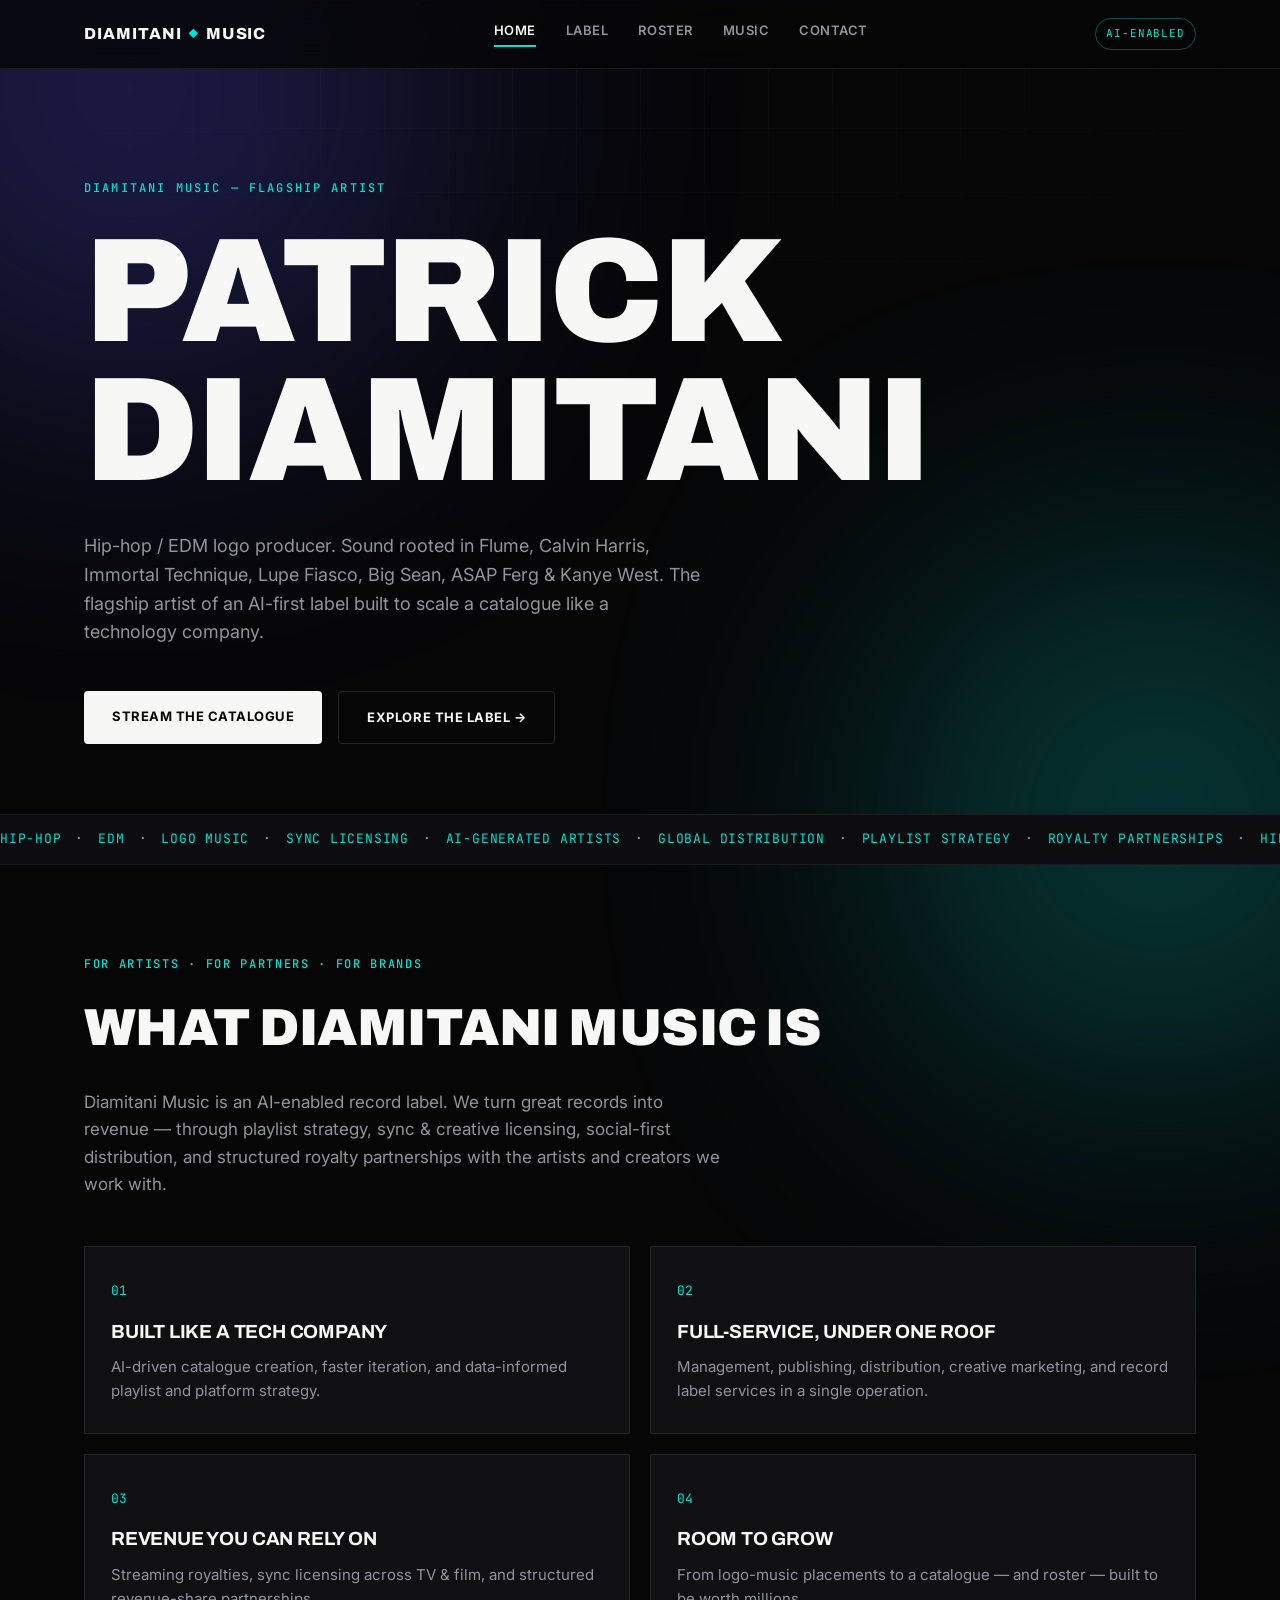
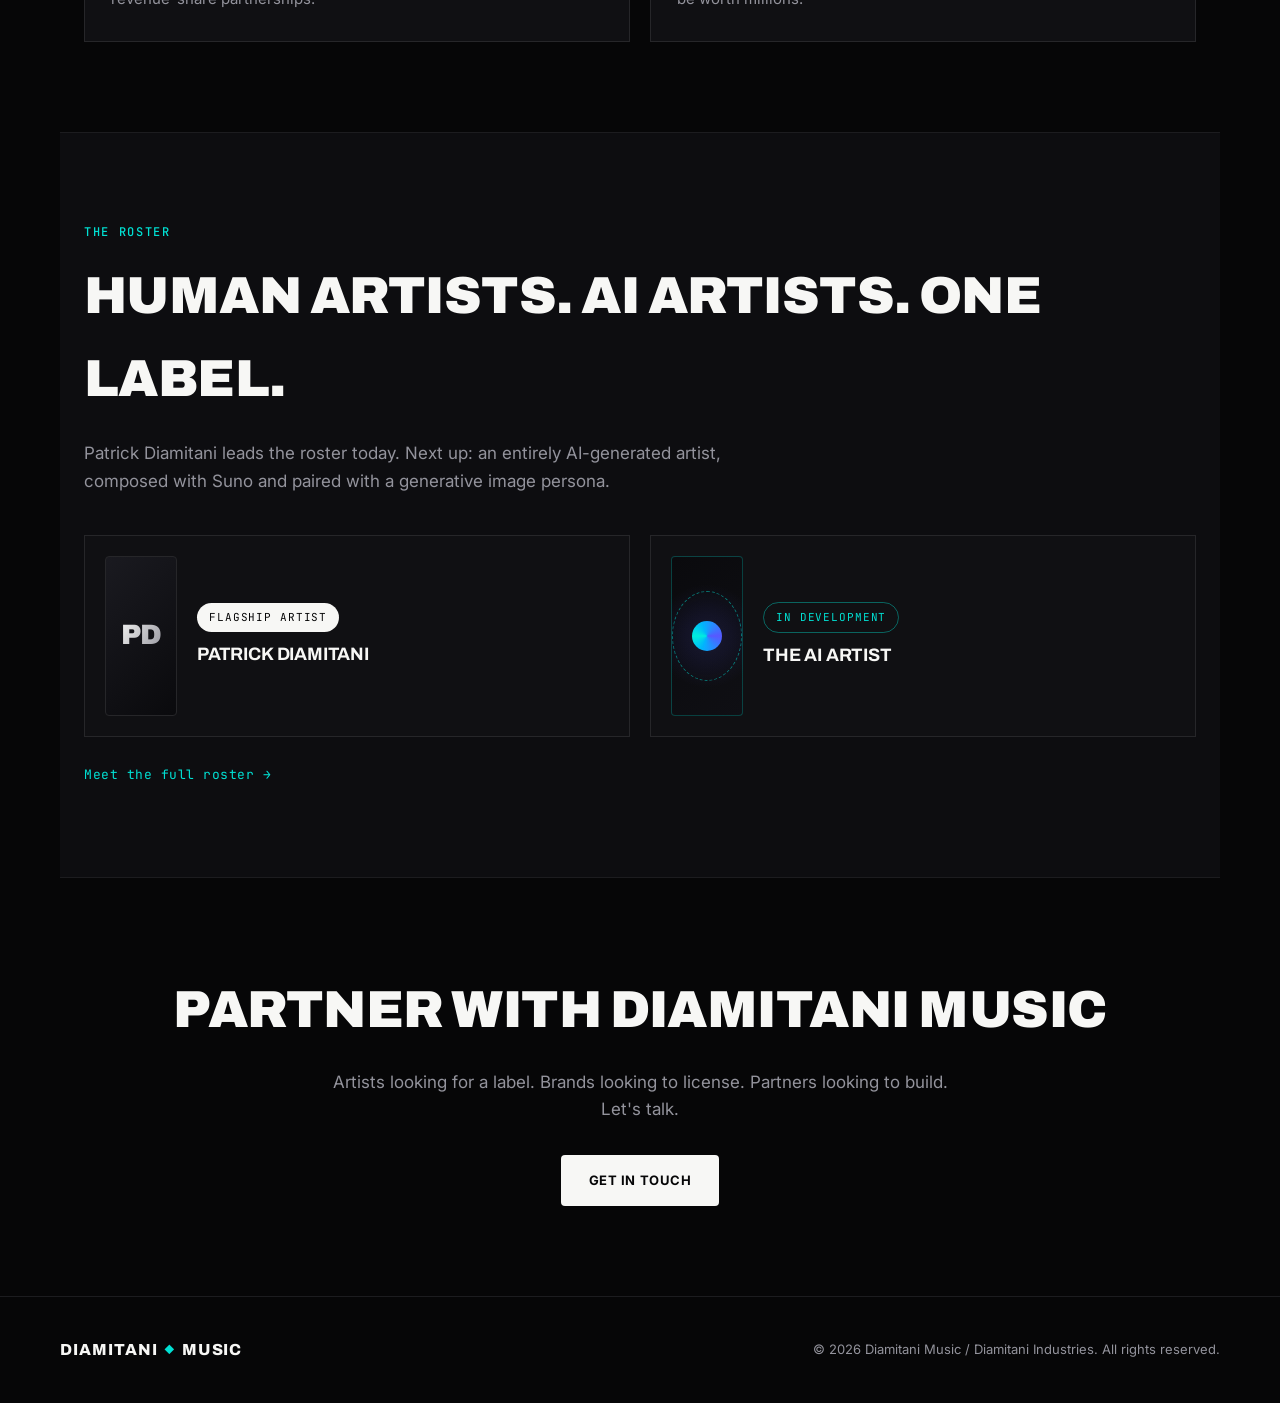
<file: index.html>
<!DOCTYPE html>
<html lang="en">
<head>
  <meta charset="UTF-8" />
  <meta name="viewport" content="width=device-width, initial-scale=1.0" />
  <title>Diamitani Music — AI-Enabled Record Label</title>
  <meta name="description" content="Diamitani Music is an AI-enabled record label — record label, distribution, licensing, management, and creative services for independent and signed musicians, partners, and brands." />
  <link rel="icon" href="data:image/svg+xml,<svg xmlns=%22http://www.w3.org/2000/svg%22 viewBox=%220 0 100 100%22><text y=%22.9em%22 font-size=%2290%22>◆</text></svg>" />
  <link rel="preconnect" href="https://fonts.googleapis.com" />
  <link rel="preconnect" href="https://fonts.gstatic.com" crossorigin />
  <link href="https://fonts.googleapis.com/css2?family=Archivo:wght@500;700;800;900&family=JetBrains+Mono:wght@400;500&family=Inter:wght@400;500;600&display=swap" rel="stylesheet" />
  <link rel="stylesheet" href="css/style.css" />
</head>
<body>
  <div class="grid-overlay" aria-hidden="true"></div>
  <div class="glow glow-1"></div>
  <div class="glow glow-2"></div>

  <header class="nav">
    <div class="nav-inner">
      <a href="index.html" class="brand">DIAMITANI<span class="brand-dot">◆</span>MUSIC</a>
      <nav class="nav-links">
        <a href="index.html" class="active">Home</a>
        <a href="label.html">Label</a>
        <a href="roster.html">Roster</a>
        <a href="music.html">Music</a>
        <a href="contact.html">Contact</a>
      </nav>
      <span class="nav-badge">AI-ENABLED</span>
    </div>
  </header>

  <main id="top">
    <section class="hero">
      <p class="kicker">DIAMITANI MUSIC &mdash; FLAGSHIP ARTIST</p>
      <h1 class="hero-title">PATRICK<br />DIAMITANI</h1>
      <p class="hero-sub">
        Hip-hop / EDM logo producer. Sound rooted in Flume, Calvin Harris,
        Immortal Technique, Lupe Fiasco, Big Sean, ASAP Ferg &amp; Kanye West.
        The flagship artist of an AI-first label built to scale a catalogue
        like a technology company.
      </p>
      <div class="hero-cta">
        <a class="btn btn-primary" href="music.html">Stream the Catalogue</a>
        <a class="btn btn-outline" href="label.html">Explore the Label &rarr;</a>
      </div>
    </section>

    <div class="marquee">
      <div class="marquee-track">
        <span>HIP-HOP</span><span>·</span><span>EDM</span><span>·</span>
        <span>LOGO MUSIC</span><span>·</span><span>SYNC LICENSING</span><span>·</span>
        <span>AI-GENERATED ARTISTS</span><span>·</span><span>GLOBAL DISTRIBUTION</span><span>·</span>
        <span>PLAYLIST STRATEGY</span><span>·</span><span>ROYALTY PARTNERSHIPS</span><span>·</span>
        <span>HIP-HOP</span><span>·</span><span>EDM</span><span>·</span>
        <span>LOGO MUSIC</span><span>·</span><span>SYNC LICENSING</span><span>·</span>
        <span>AI-GENERATED ARTISTS</span><span>·</span><span>GLOBAL DISTRIBUTION</span><span>·</span>
        <span>PLAYLIST STRATEGY</span><span>·</span><span>ROYALTY PARTNERSHIPS</span><span>·</span>
      </div>
    </div>

    <section class="section">
      <div class="section-head">
        <p class="section-tag">For Artists &middot; For Partners &middot; For Brands</p>
        <h2>What Diamitani Music Is</h2>
      </div>
      <p class="section-lead">
        Diamitani Music is an AI-enabled record label. We turn great records
        into revenue &mdash; through playlist strategy, sync &amp; creative
        licensing, social-first distribution, and structured royalty
        partnerships with the artists and creators we work with.
      </p>

      <div class="value-grid">
        <article class="value-card">
          <span class="value-num">01</span>
          <h3>Built Like a Tech Company</h3>
          <p>AI-driven catalogue creation, faster iteration, and data-informed playlist and platform strategy.</p>
        </article>
        <article class="value-card">
          <span class="value-num">02</span>
          <h3>Full-Service, Under One Roof</h3>
          <p>Management, publishing, distribution, creative marketing, and record label services in a single operation.</p>
        </article>
        <article class="value-card">
          <span class="value-num">03</span>
          <h3>Revenue You Can Rely On</h3>
          <p>Streaming royalties, sync licensing across TV &amp; film, and structured revenue-share partnerships.</p>
        </article>
        <article class="value-card">
          <span class="value-num">04</span>
          <h3>Room to Grow</h3>
          <p>From logo-music placements to a catalogue &mdash; and roster &mdash; built to be worth millions.</p>
        </article>
      </div>
    </section>

    <section class="section roster-teaser-section">
      <div class="section-head">
        <p class="section-tag">The Roster</p>
        <h2>Human Artists. AI Artists. One Label.</h2>
      </div>
      <p class="section-lead">
        Patrick Diamitani leads the roster today. Next up: an entirely
        AI-generated artist, composed with Suno and paired with a generative
        image persona.
      </p>

      <div class="teaser-grid">
        <a class="teaser-card" href="roster.html">
          <div class="roster-art roster-art-human roster-art-sm">
            <span class="roster-monogram">PD</span>
          </div>
          <div>
            <span class="tag tag-solid">Flagship Artist</span>
            <h3>Patrick Diamitani</h3>
          </div>
        </a>
        <a class="teaser-card" href="roster.html">
          <div class="roster-art roster-art-ai roster-art-sm">
            <div class="ai-avatar ai-avatar-sm">
              <div class="ai-avatar-ring"></div>
              <div class="ai-avatar-core"></div>
            </div>
          </div>
          <div>
            <span class="tag tag-outline">In Development</span>
            <h3>The AI Artist</h3>
          </div>
        </a>
      </div>

      <a class="link-arrow" href="roster.html">Meet the full roster &rarr;</a>
    </section>

    <section class="section contact-section">
      <h2>Partner With Diamitani Music</h2>
      <p class="section-lead">
        Artists looking for a label. Brands looking to license. Partners
        looking to build. Let's talk.
      </p>
      <a class="btn btn-primary" href="contact.html">Get in Touch</a>
    </section>
  </main>

  <footer class="footer">
    <div class="footer-inner">
      <span class="brand brand-footer">DIAMITANI<span class="brand-dot">◆</span>MUSIC</span>
      <p>&copy; <span id="year"></span> Diamitani Music / Diamitani Industries. All rights reserved.</p>
    </div>
  </footer>

  <script src="js/main.js"></script>
</body>
</html>
</file>
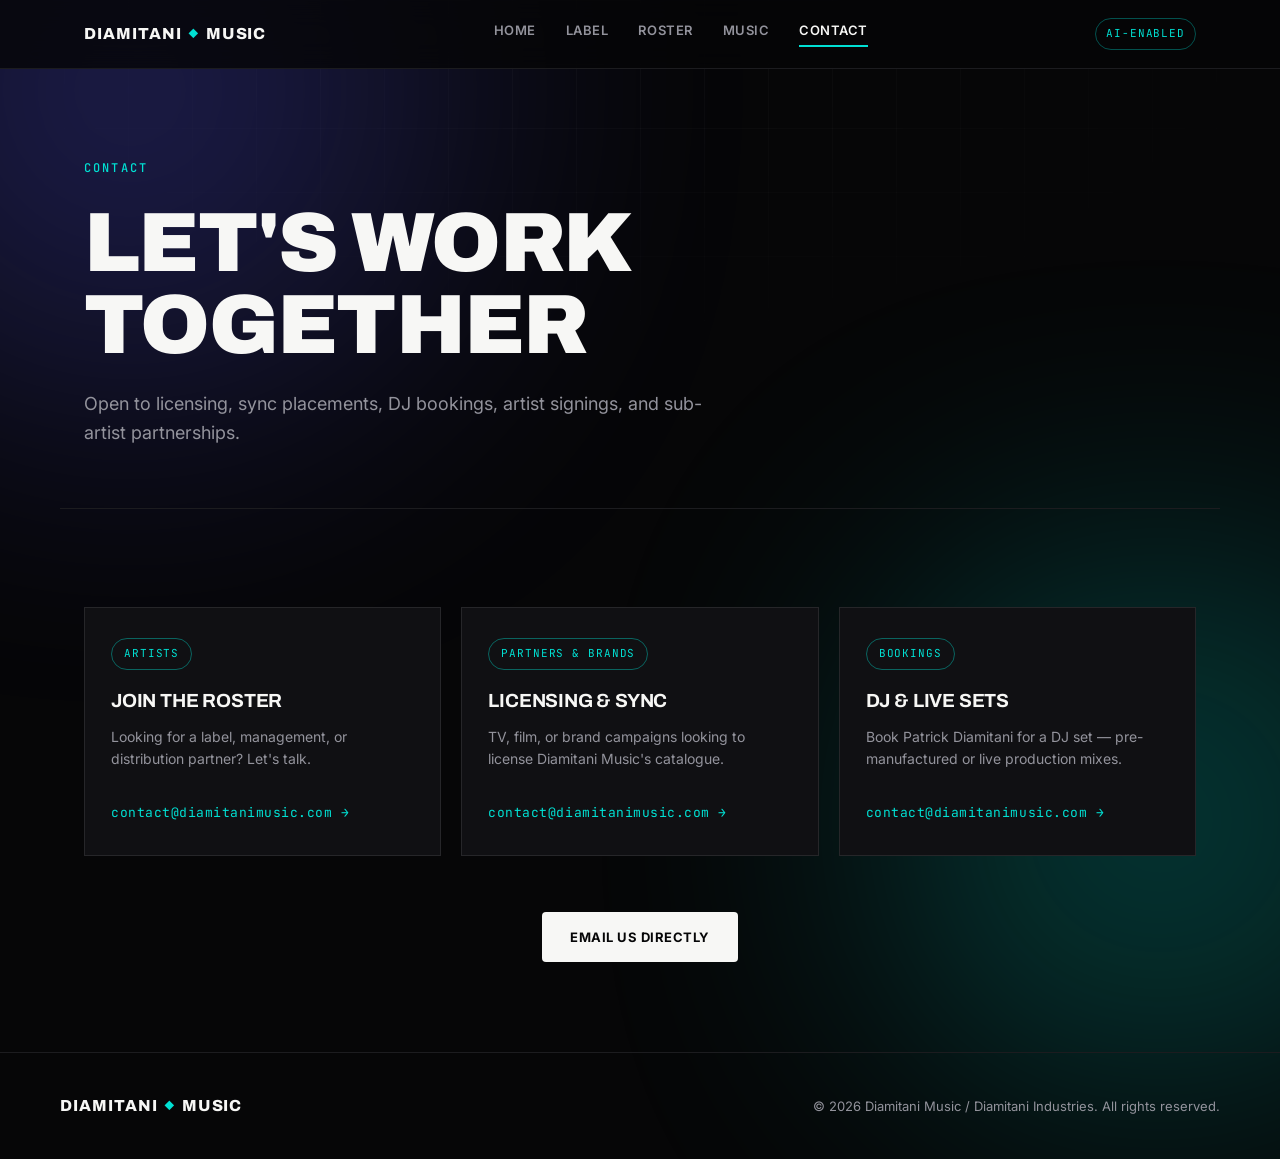
<file: contact.html>
<!DOCTYPE html>
<html lang="en">
<head>
  <meta charset="UTF-8" />
  <meta name="viewport" content="width=device-width, initial-scale=1.0" />
  <title>Contact — Diamitani Music</title>
  <meta name="description" content="Get in touch with Diamitani Music for licensing, sync placements, DJ bookings, artist signings, and sub-artist partnerships." />
  <link rel="icon" href="data:image/svg+xml,<svg xmlns=%22http://www.w3.org/2000/svg%22 viewBox=%220 0 100 100%22><text y=%22.9em%22 font-size=%2290%22>◆</text></svg>" />
  <link rel="preconnect" href="https://fonts.googleapis.com" />
  <link rel="preconnect" href="https://fonts.gstatic.com" crossorigin />
  <link href="https://fonts.googleapis.com/css2?family=Archivo:wght@500;700;800;900&family=JetBrains+Mono:wght@400;500&family=Inter:wght@400;500;600&display=swap" rel="stylesheet" />
  <link rel="stylesheet" href="css/style.css" />
</head>
<body>
  <div class="grid-overlay" aria-hidden="true"></div>
  <div class="glow glow-1"></div>
  <div class="glow glow-2"></div>

  <header class="nav">
    <div class="nav-inner">
      <a href="index.html" class="brand">DIAMITANI<span class="brand-dot">◆</span>MUSIC</a>
      <nav class="nav-links">
        <a href="index.html">Home</a>
        <a href="label.html">Label</a>
        <a href="roster.html">Roster</a>
        <a href="music.html">Music</a>
        <a href="contact.html" class="active">Contact</a>
      </nav>
      <span class="nav-badge">AI-ENABLED</span>
    </div>
  </header>

  <main>
    <section class="page-hero">
      <p class="kicker">Contact</p>
      <h1 class="page-title">LET'S WORK<br />TOGETHER</h1>
      <p class="hero-sub">
        Open to licensing, sync placements, DJ bookings, artist signings,
        and sub-artist partnerships.
      </p>
    </section>

    <section class="section">
      <div class="contact-grid">
        <article class="contact-card">
          <span class="tag tag-outline">Artists</span>
          <h3>Join the Roster</h3>
          <p>Looking for a label, management, or distribution partner? Let's talk.</p>
          <a class="link-arrow" href="mailto:contact@diamitanimusic.com?subject=Artist%20Inquiry">contact@diamitanimusic.com &rarr;</a>
        </article>
        <article class="contact-card">
          <span class="tag tag-outline">Partners &amp; Brands</span>
          <h3>Licensing &amp; Sync</h3>
          <p>TV, film, or brand campaigns looking to license Diamitani Music's catalogue.</p>
          <a class="link-arrow" href="mailto:contact@diamitanimusic.com?subject=Licensing%20Inquiry">contact@diamitanimusic.com &rarr;</a>
        </article>
        <article class="contact-card">
          <span class="tag tag-outline">Bookings</span>
          <h3>DJ &amp; Live Sets</h3>
          <p>Book Patrick Diamitani for a DJ set &mdash; pre-manufactured or live production mixes.</p>
          <a class="link-arrow" href="mailto:contact@diamitanimusic.com?subject=Booking%20Inquiry">contact@diamitanimusic.com &rarr;</a>
        </article>
      </div>

      <div class="hero-cta contact-cta">
        <a class="btn btn-primary" href="mailto:contact@diamitanimusic.com">Email Us Directly</a>
      </div>
    </section>
  </main>

  <footer class="footer">
    <div class="footer-inner">
      <span class="brand brand-footer">DIAMITANI<span class="brand-dot">◆</span>MUSIC</span>
      <p>&copy; <span id="year"></span> Diamitani Music / Diamitani Industries. All rights reserved.</p>
    </div>
  </footer>

  <script src="js/main.js"></script>
</body>
</html>
</file>
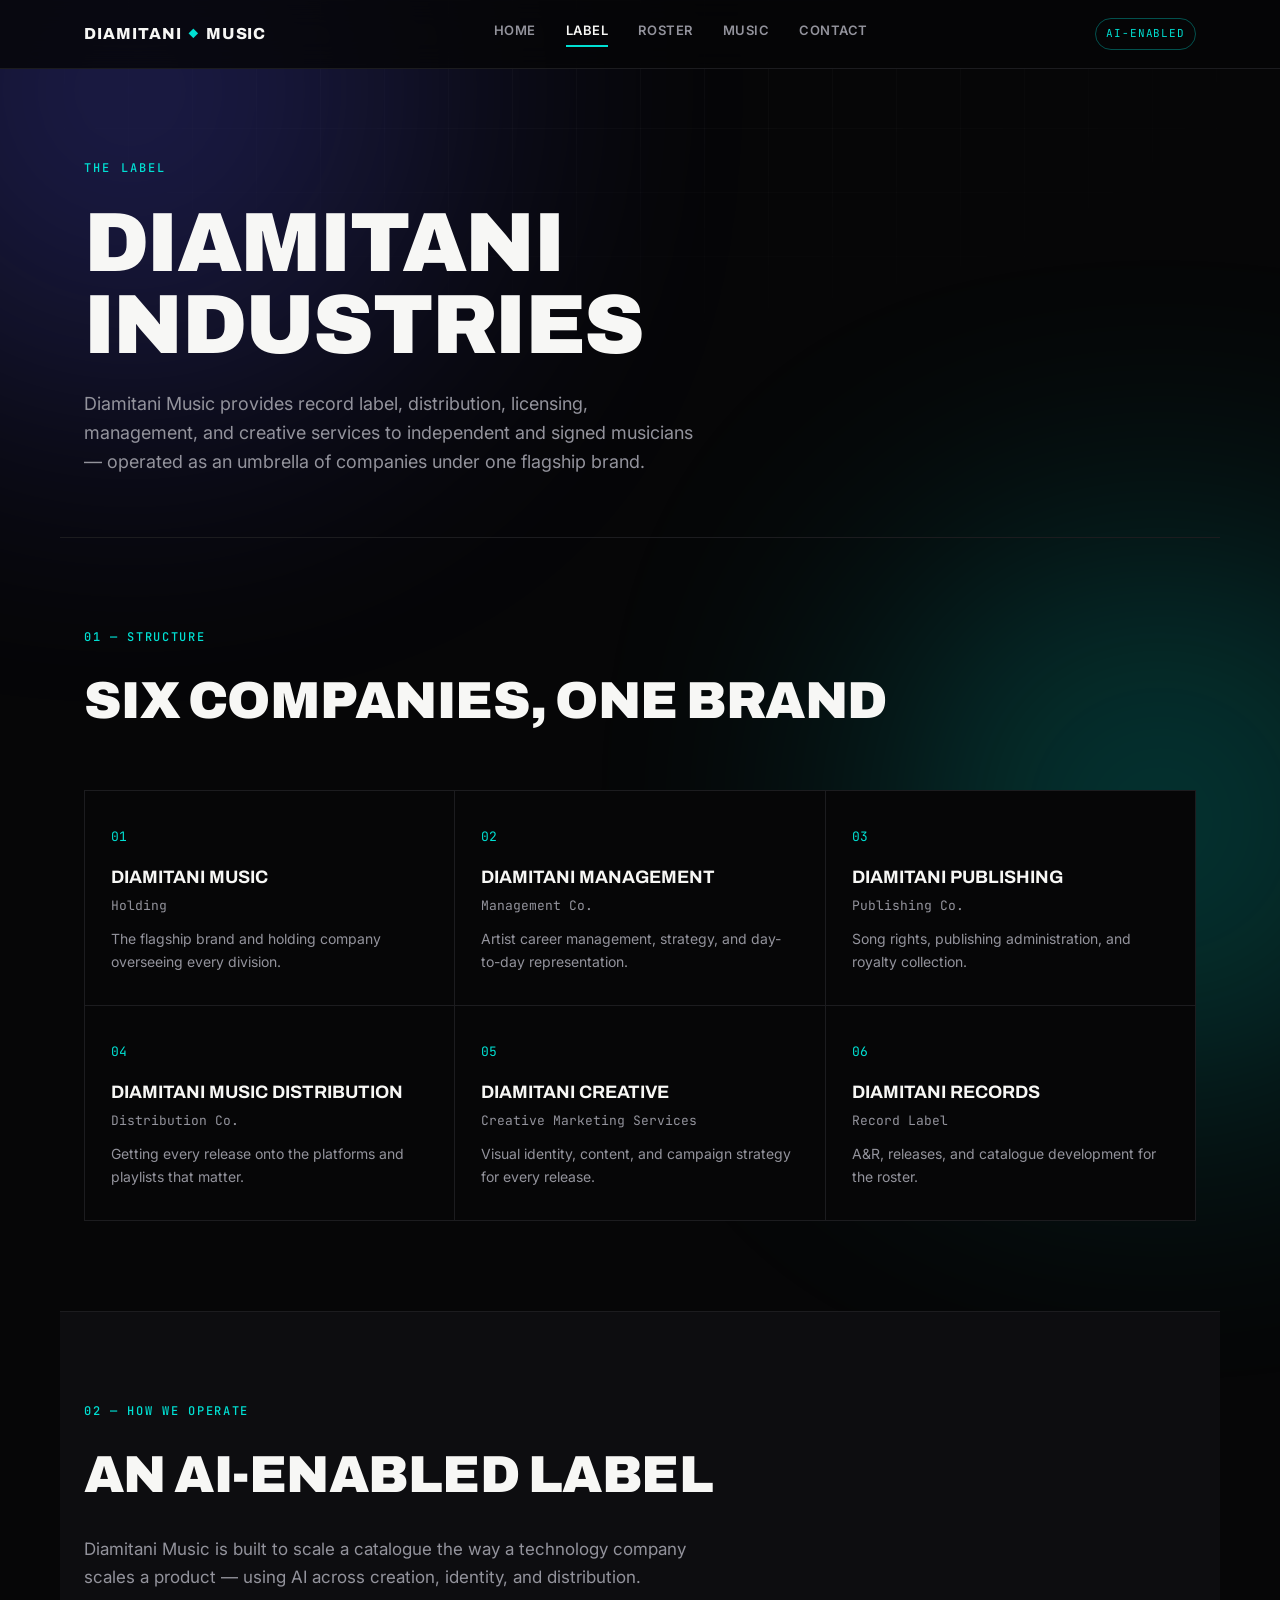
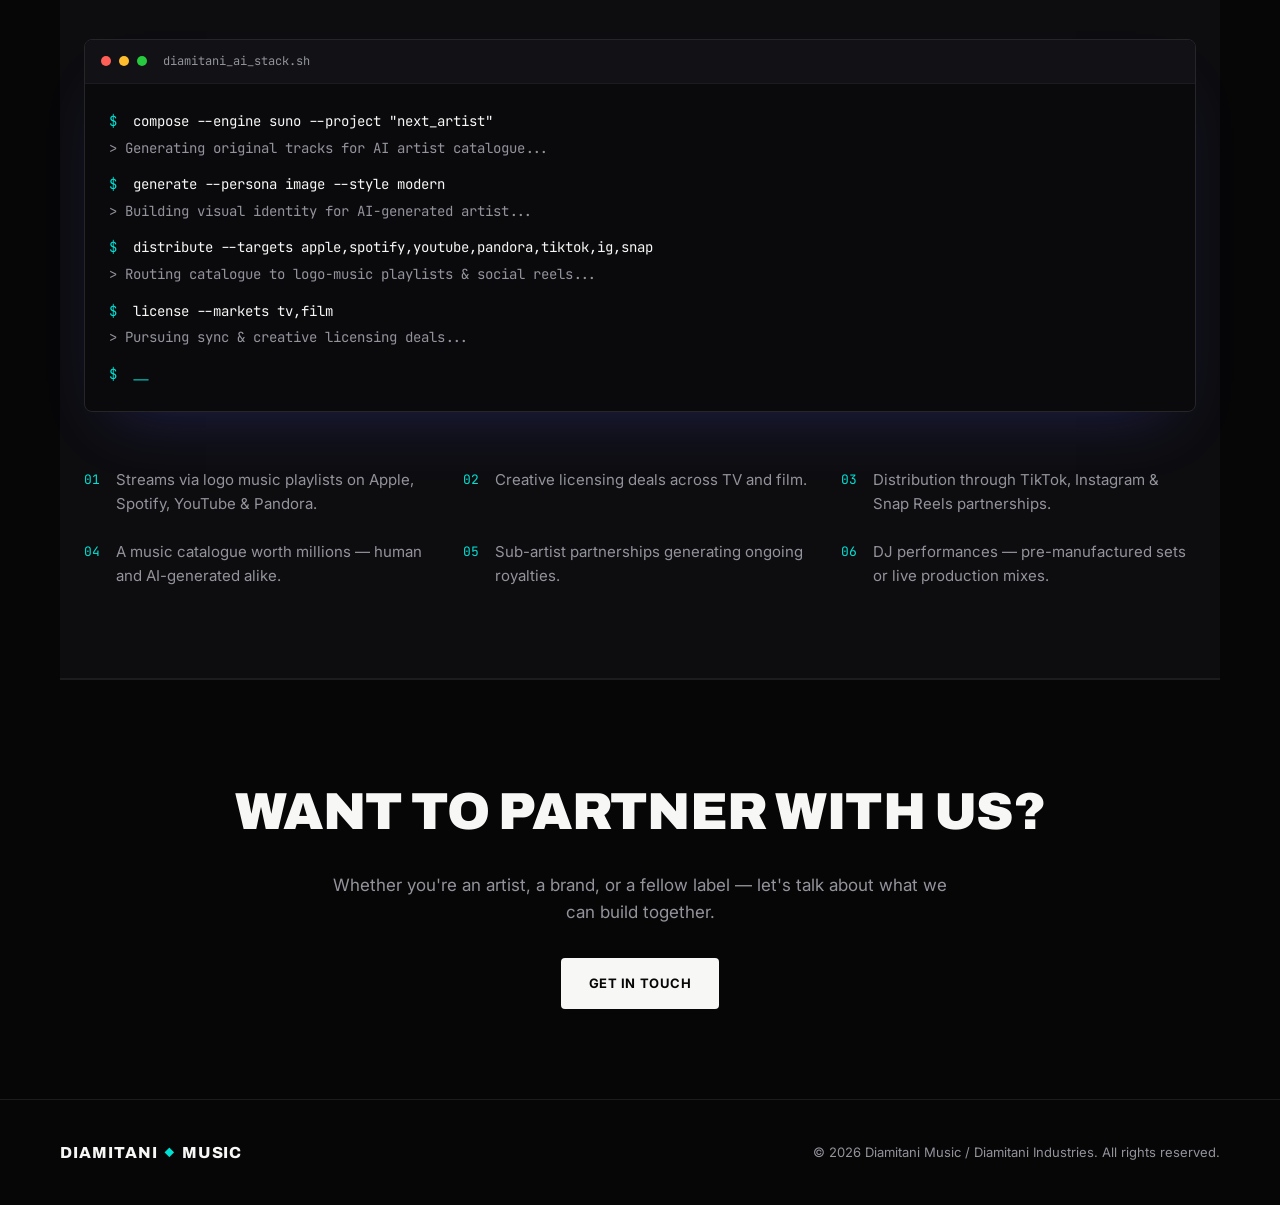
<file: label.html>
<!DOCTYPE html>
<html lang="en">
<head>
  <meta charset="UTF-8" />
  <meta name="viewport" content="width=device-width, initial-scale=1.0" />
  <title>The Label — Diamitani Music</title>
  <meta name="description" content="Diamitani Industries: the companies, structure, and AI-enabled operating model behind Diamitani Music." />
  <link rel="icon" href="data:image/svg+xml,<svg xmlns=%22http://www.w3.org/2000/svg%22 viewBox=%220 0 100 100%22><text y=%22.9em%22 font-size=%2290%22>◆</text></svg>" />
  <link rel="preconnect" href="https://fonts.googleapis.com" />
  <link rel="preconnect" href="https://fonts.gstatic.com" crossorigin />
  <link href="https://fonts.googleapis.com/css2?family=Archivo:wght@500;700;800;900&family=JetBrains+Mono:wght@400;500&family=Inter:wght@400;500;600&display=swap" rel="stylesheet" />
  <link rel="stylesheet" href="css/style.css" />
</head>
<body>
  <div class="grid-overlay" aria-hidden="true"></div>
  <div class="glow glow-1"></div>
  <div class="glow glow-2"></div>

  <header class="nav">
    <div class="nav-inner">
      <a href="index.html" class="brand">DIAMITANI<span class="brand-dot">◆</span>MUSIC</a>
      <nav class="nav-links">
        <a href="index.html">Home</a>
        <a href="label.html" class="active">Label</a>
        <a href="roster.html">Roster</a>
        <a href="music.html">Music</a>
        <a href="contact.html">Contact</a>
      </nav>
      <span class="nav-badge">AI-ENABLED</span>
    </div>
  </header>

  <main>
    <section class="page-hero">
      <p class="kicker">The Label</p>
      <h1 class="page-title">DIAMITANI<br />INDUSTRIES</h1>
      <p class="hero-sub">
        Diamitani Music provides record label, distribution, licensing,
        management, and creative services to independent and signed
        musicians &mdash; operated as an umbrella of companies under one
        flagship brand.
      </p>
    </section>

    <section class="section">
      <div class="section-head">
        <p class="section-tag">01 &mdash; Structure</p>
        <h2>Six Companies, One Brand</h2>
      </div>

      <div class="companies-grid companies-grid-desc">
        <article class="company-card">
          <span class="company-num">01</span>
          <h3>Diamitani Music</h3>
          <p class="company-role">Holding</p>
          <p class="company-desc">The flagship brand and holding company overseeing every division.</p>
        </article>
        <article class="company-card">
          <span class="company-num">02</span>
          <h3>Diamitani Management</h3>
          <p class="company-role">Management Co.</p>
          <p class="company-desc">Artist career management, strategy, and day-to-day representation.</p>
        </article>
        <article class="company-card">
          <span class="company-num">03</span>
          <h3>Diamitani Publishing</h3>
          <p class="company-role">Publishing Co.</p>
          <p class="company-desc">Song rights, publishing administration, and royalty collection.</p>
        </article>
        <article class="company-card">
          <span class="company-num">04</span>
          <h3>Diamitani Music Distribution</h3>
          <p class="company-role">Distribution Co.</p>
          <p class="company-desc">Getting every release onto the platforms and playlists that matter.</p>
        </article>
        <article class="company-card">
          <span class="company-num">05</span>
          <h3>Diamitani Creative</h3>
          <p class="company-role">Creative Marketing Services</p>
          <p class="company-desc">Visual identity, content, and campaign strategy for every release.</p>
        </article>
        <article class="company-card">
          <span class="company-num">06</span>
          <h3>Diamitani Records</h3>
          <p class="company-role">Record Label</p>
          <p class="company-desc">A&amp;R, releases, and catalogue development for the roster.</p>
        </article>
      </div>
    </section>

    <section class="section ai-section">
      <div class="section-head">
        <p class="section-tag">02 &mdash; How We Operate</p>
        <h2>An AI-Enabled Label</h2>
      </div>
      <p class="section-lead">
        Diamitani Music is built to scale a catalogue the way a technology
        company scales a product &mdash; using AI across creation,
        identity, and distribution.
      </p>

      <div class="terminal">
        <div class="terminal-bar">
          <span class="dot dot-red"></span>
          <span class="dot dot-yellow"></span>
          <span class="dot dot-green"></span>
          <span class="terminal-title">diamitani_ai_stack.sh</span>
        </div>
        <div class="terminal-body">
          <p><span class="prompt">$</span> compose --engine suno --project "next_artist"</p>
          <p class="out">&gt; Generating original tracks for AI artist catalogue...</p>
          <p><span class="prompt">$</span> generate --persona image --style modern</p>
          <p class="out">&gt; Building visual identity for AI-generated artist...</p>
          <p><span class="prompt">$</span> distribute --targets apple,spotify,youtube,pandora,tiktok,ig,snap</p>
          <p class="out">&gt; Routing catalogue to logo-music playlists &amp; social reels...</p>
          <p><span class="prompt">$</span> license --markets tv,film</p>
          <p class="out">&gt; Pursuing sync &amp; creative licensing deals...</p>
          <p><span class="prompt">$</span> _<span class="cursor-blink">_</span></p>
        </div>
      </div>

      <div class="goals-grid">
        <div class="goal-item">
          <span class="goal-num">01</span>
          <p>Streams via logo music playlists on Apple, Spotify, YouTube &amp; Pandora.</p>
        </div>
        <div class="goal-item">
          <span class="goal-num">02</span>
          <p>Creative licensing deals across TV and film.</p>
        </div>
        <div class="goal-item">
          <span class="goal-num">03</span>
          <p>Distribution through TikTok, Instagram &amp; Snap Reels partnerships.</p>
        </div>
        <div class="goal-item">
          <span class="goal-num">04</span>
          <p>A music catalogue worth millions &mdash; human and AI-generated alike.</p>
        </div>
        <div class="goal-item">
          <span class="goal-num">05</span>
          <p>Sub-artist partnerships generating ongoing royalties.</p>
        </div>
        <div class="goal-item">
          <span class="goal-num">06</span>
          <p>DJ performances &mdash; pre-manufactured sets or live production mixes.</p>
        </div>
      </div>
    </section>

    <section class="section contact-section">
      <h2>Want to Partner With Us?</h2>
      <p class="section-lead">
        Whether you're an artist, a brand, or a fellow label &mdash; let's
        talk about what we can build together.
      </p>
      <a class="btn btn-primary" href="contact.html">Get in Touch</a>
    </section>
  </main>

  <footer class="footer">
    <div class="footer-inner">
      <span class="brand brand-footer">DIAMITANI<span class="brand-dot">◆</span>MUSIC</span>
      <p>&copy; <span id="year"></span> Diamitani Music / Diamitani Industries. All rights reserved.</p>
    </div>
  </footer>

  <script src="js/main.js"></script>
</body>
</html>
</file>
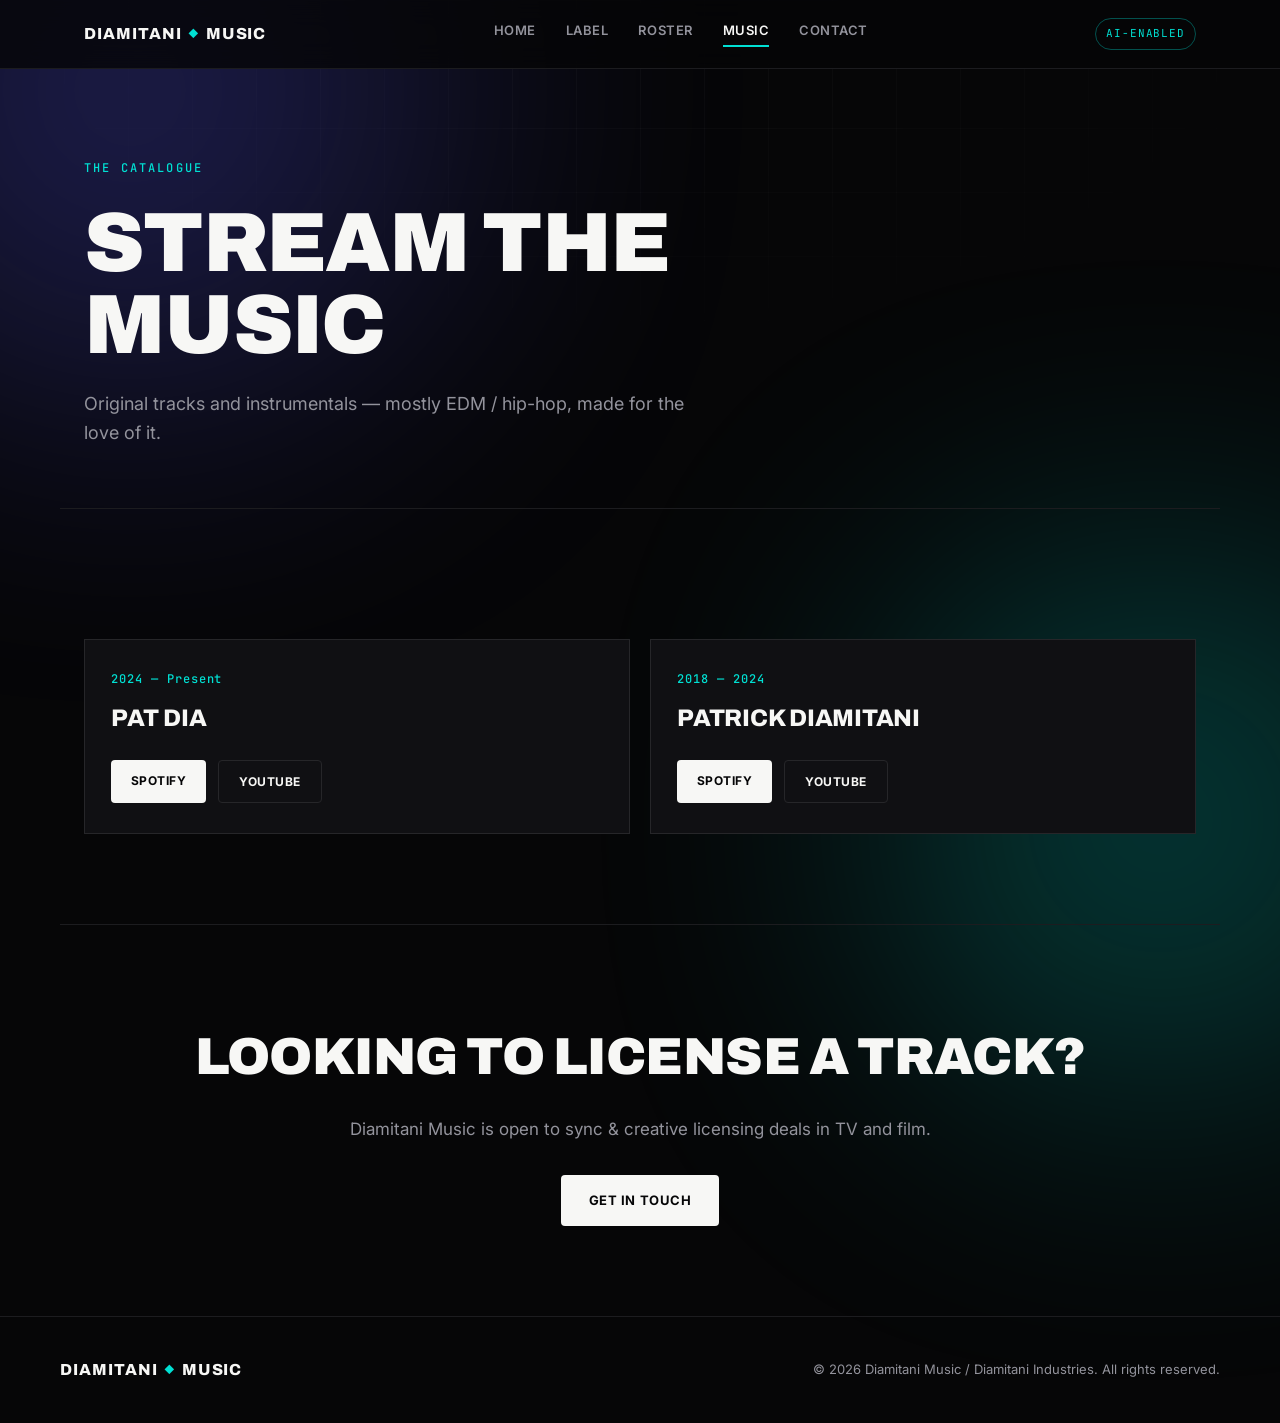
<file: music.html>
<!DOCTYPE html>
<html lang="en">
<head>
  <meta charset="UTF-8" />
  <meta name="viewport" content="width=device-width, initial-scale=1.0" />
  <title>Music — Diamitani Music</title>
  <meta name="description" content="Stream the Diamitani Music catalogue: Pat Dia (2024-present) and Patrick Diamitani (2018-2024) on Spotify and YouTube." />
  <link rel="icon" href="data:image/svg+xml,<svg xmlns=%22http://www.w3.org/2000/svg%22 viewBox=%220 0 100 100%22><text y=%22.9em%22 font-size=%2290%22>◆</text></svg>" />
  <link rel="preconnect" href="https://fonts.googleapis.com" />
  <link rel="preconnect" href="https://fonts.gstatic.com" crossorigin />
  <link href="https://fonts.googleapis.com/css2?family=Archivo:wght@500;700;800;900&family=JetBrains+Mono:wght@400;500&family=Inter:wght@400;500;600&display=swap" rel="stylesheet" />
  <link rel="stylesheet" href="css/style.css" />
</head>
<body>
  <div class="grid-overlay" aria-hidden="true"></div>
  <div class="glow glow-1"></div>
  <div class="glow glow-2"></div>

  <header class="nav">
    <div class="nav-inner">
      <a href="index.html" class="brand">DIAMITANI<span class="brand-dot">◆</span>MUSIC</a>
      <nav class="nav-links">
        <a href="index.html">Home</a>
        <a href="label.html">Label</a>
        <a href="roster.html">Roster</a>
        <a href="music.html" class="active">Music</a>
        <a href="contact.html">Contact</a>
      </nav>
      <span class="nav-badge">AI-ENABLED</span>
    </div>
  </header>

  <main>
    <section class="page-hero">
      <p class="kicker">The Catalogue</p>
      <h1 class="page-title">STREAM THE<br />MUSIC</h1>
      <p class="hero-sub">
        Original tracks and instrumentals &mdash; mostly EDM / hip-hop,
        made for the love of it.
      </p>
    </section>

    <section class="section">
      <div class="music-grid">
        <article class="music-card">
          <p class="music-era">2024 &mdash; Present</p>
          <h3>Pat Dia</h3>
          <div class="music-links">
            <a class="btn btn-small" href="https://open.spotify.com/artist/1ioo8TqdBc8RIzvSYkUS1y?si=0LBDEFMkRYiyYxxJG0v3rg" target="_blank" rel="noopener noreferrer">Spotify</a>
            <a class="btn btn-small btn-small-outline" href="https://www.youtube.com/channel/UCdPNIf6ug_MxkMO8u5XHgPg" target="_blank" rel="noopener noreferrer">YouTube</a>
          </div>
        </article>
        <article class="music-card">
          <p class="music-era">2018 &mdash; 2024</p>
          <h3>Patrick Diamitani</h3>
          <div class="music-links">
            <a class="btn btn-small" href="https://open.spotify.com/artist/0N3LRUvTtIok9S9z45ONvQ?si=pZs4JnVZSWmmvZ8nb_4hjA" target="_blank" rel="noopener noreferrer">Spotify</a>
            <a class="btn btn-small btn-small-outline" href="https://www.youtube.com/channel/UC-Ma5IiJjm6lA1ETnVXC0Iw" target="_blank" rel="noopener noreferrer">YouTube</a>
          </div>
        </article>
      </div>
    </section>

    <section class="section contact-section">
      <h2>Looking to License a Track?</h2>
      <p class="section-lead">
        Diamitani Music is open to sync &amp; creative licensing deals in
        TV and film.
      </p>
      <a class="btn btn-primary" href="contact.html">Get in Touch</a>
    </section>
  </main>

  <footer class="footer">
    <div class="footer-inner">
      <span class="brand brand-footer">DIAMITANI<span class="brand-dot">◆</span>MUSIC</span>
      <p>&copy; <span id="year"></span> Diamitani Music / Diamitani Industries. All rights reserved.</p>
    </div>
  </footer>

  <script src="js/main.js"></script>
</body>
</html>
</file>
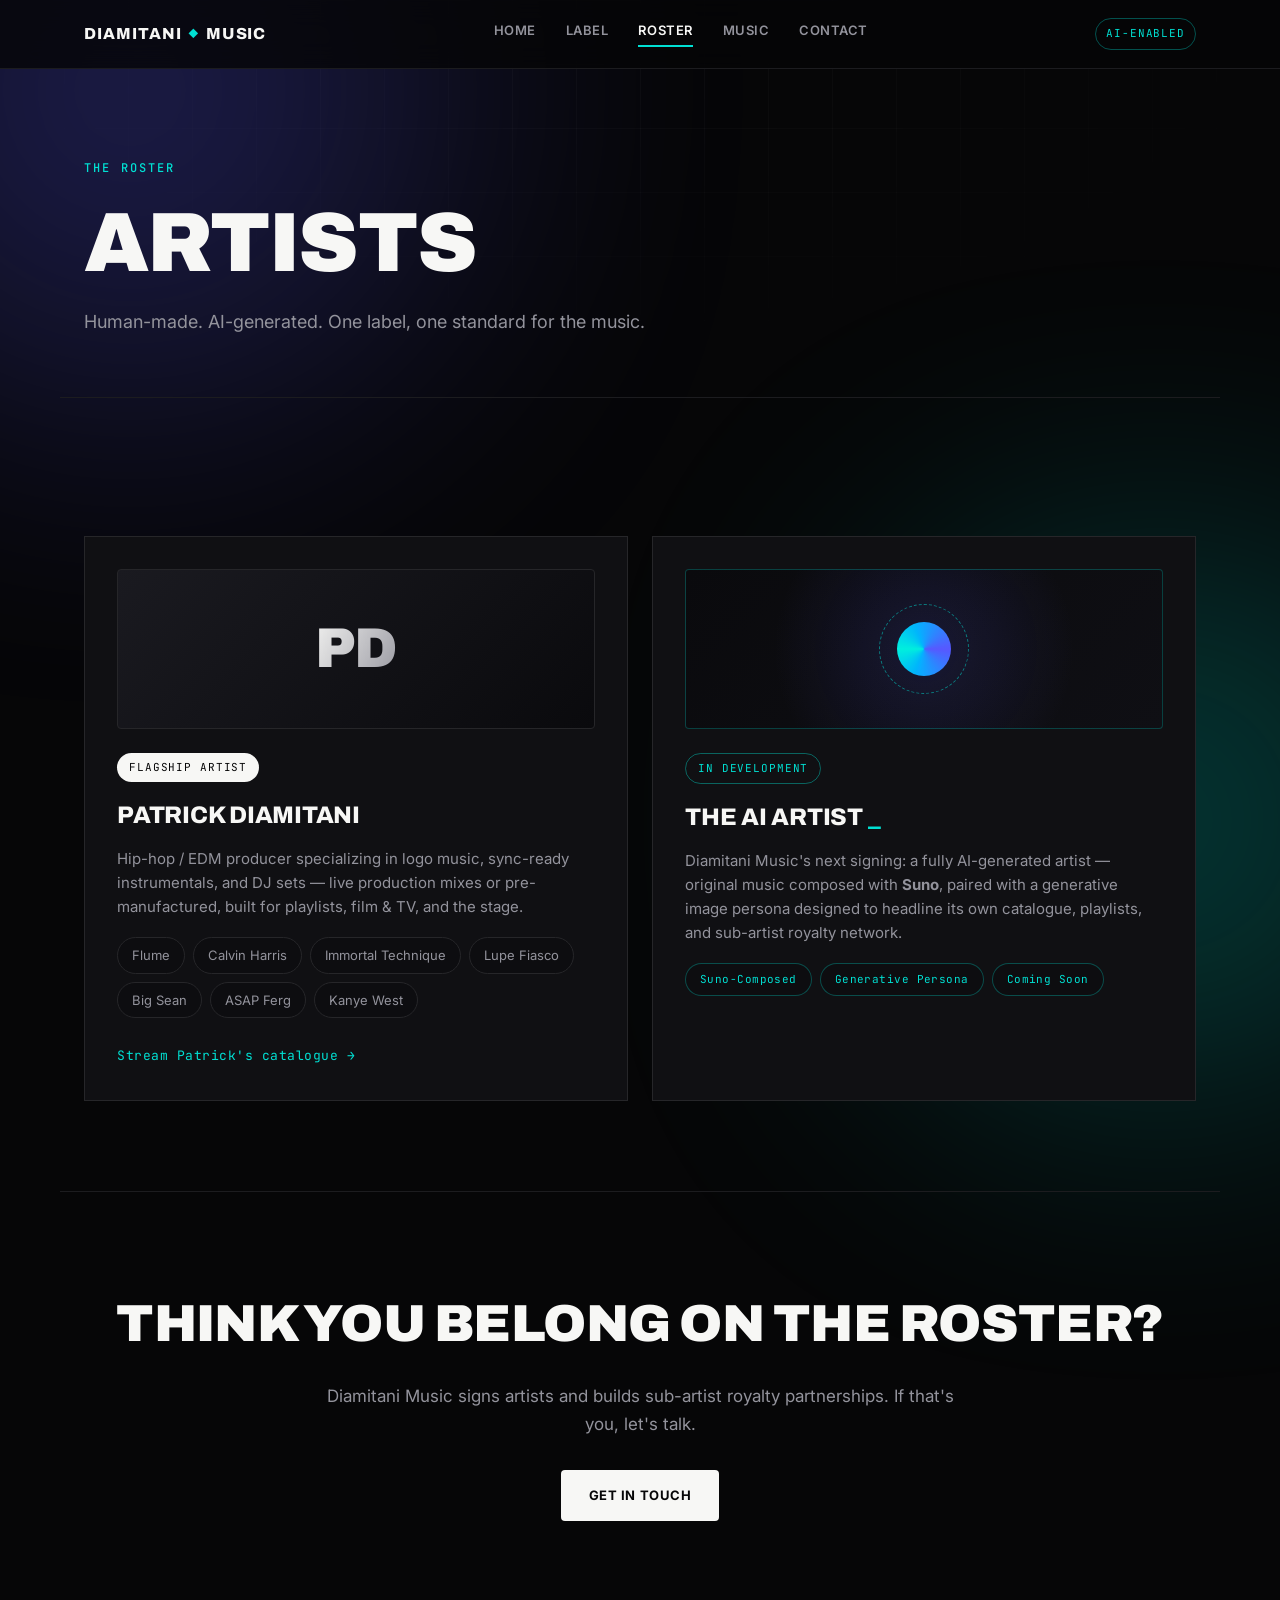
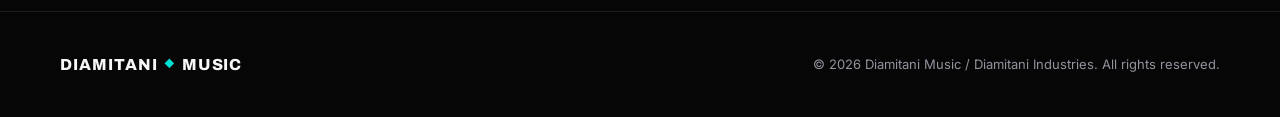
<file: roster.html>
<!DOCTYPE html>
<html lang="en">
<head>
  <meta charset="UTF-8" />
  <meta name="viewport" content="width=device-width, initial-scale=1.0" />
  <title>The Roster — Diamitani Music</title>
  <meta name="description" content="Meet the Diamitani Music roster: flagship artist Patrick Diamitani, and the label's next signing, an AI-generated artist built with Suno." />
  <link rel="icon" href="data:image/svg+xml,<svg xmlns=%22http://www.w3.org/2000/svg%22 viewBox=%220 0 100 100%22><text y=%22.9em%22 font-size=%2290%22>◆</text></svg>" />
  <link rel="preconnect" href="https://fonts.googleapis.com" />
  <link rel="preconnect" href="https://fonts.gstatic.com" crossorigin />
  <link href="https://fonts.googleapis.com/css2?family=Archivo:wght@500;700;800;900&family=JetBrains+Mono:wght@400;500&family=Inter:wght@400;500;600&display=swap" rel="stylesheet" />
  <link rel="stylesheet" href="css/style.css" />
</head>
<body>
  <div class="grid-overlay" aria-hidden="true"></div>
  <div class="glow glow-1"></div>
  <div class="glow glow-2"></div>

  <header class="nav">
    <div class="nav-inner">
      <a href="index.html" class="brand">DIAMITANI<span class="brand-dot">◆</span>MUSIC</a>
      <nav class="nav-links">
        <a href="index.html">Home</a>
        <a href="label.html">Label</a>
        <a href="roster.html" class="active">Roster</a>
        <a href="music.html">Music</a>
        <a href="contact.html">Contact</a>
      </nav>
      <span class="nav-badge">AI-ENABLED</span>
    </div>
  </header>

  <main>
    <section class="page-hero">
      <p class="kicker">The Roster</p>
      <h1 class="page-title">ARTISTS</h1>
      <p class="hero-sub">
        Human-made. AI-generated. One label, one standard for the music.
      </p>
    </section>

    <section class="section">
      <div class="roster-grid">
        <article class="roster-card roster-card-flagship">
          <div class="roster-art roster-art-human">
            <span class="roster-monogram">PD</span>
          </div>
          <div class="roster-body">
            <span class="tag tag-solid">Flagship Artist</span>
            <h3>Patrick Diamitani</h3>
            <p>
              Hip-hop / EDM producer specializing in logo music, sync-ready
              instrumentals, and DJ sets &mdash; live production mixes or
              pre-manufactured, built for playlists, film &amp; TV, and the
              stage.
            </p>
            <div class="pill-row">
              <span class="pill">Flume</span>
              <span class="pill">Calvin Harris</span>
              <span class="pill">Immortal Technique</span>
              <span class="pill">Lupe Fiasco</span>
              <span class="pill">Big Sean</span>
              <span class="pill">ASAP Ferg</span>
              <span class="pill">Kanye West</span>
            </div>
            <a class="link-arrow" href="music.html">Stream Patrick's catalogue &rarr;</a>
          </div>
        </article>

        <article class="roster-card roster-card-ai">
          <div class="roster-art roster-art-ai">
            <div class="ai-avatar">
              <div class="ai-avatar-ring"></div>
              <div class="ai-avatar-core"></div>
            </div>
          </div>
          <div class="roster-body">
            <span class="tag tag-outline">In Development</span>
            <h3>The AI Artist <span class="cursor-blink">_</span></h3>
            <p>
              Diamitani Music's next signing: a fully AI-generated artist
              &mdash; original music composed with <strong>Suno</strong>,
              paired with a generative image persona designed to headline
              its own catalogue, playlists, and sub-artist royalty network.
            </p>
            <div class="pill-row">
              <span class="pill pill-mono">Suno-Composed</span>
              <span class="pill pill-mono">Generative Persona</span>
              <span class="pill pill-mono">Coming Soon</span>
            </div>
          </div>
        </article>
      </div>
    </section>

    <section class="section contact-section">
      <h2>Think You Belong on the Roster?</h2>
      <p class="section-lead">
        Diamitani Music signs artists and builds sub-artist royalty
        partnerships. If that's you, let's talk.
      </p>
      <a class="btn btn-primary" href="contact.html">Get in Touch</a>
    </section>
  </main>

  <footer class="footer">
    <div class="footer-inner">
      <span class="brand brand-footer">DIAMITANI<span class="brand-dot">◆</span>MUSIC</span>
      <p>&copy; <span id="year"></span> Diamitani Music / Diamitani Industries. All rights reserved.</p>
    </div>
  </footer>

  <script src="js/main.js"></script>
</body>
</html>
</file>
<file: css/style.css>
:root {
  --bg: #060607;
  --bg-soft: #0d0d10;
  --card: #101013;
  --border: #262629;
  --border-soft: #1c1c1f;
  --text: #f7f7f5;
  --text-dim: #93939c;
  --accent: #5b5bff;
  --accent-2: #00e0d3;
  --mono: "JetBrains Mono", monospace;
  --display: "Archivo", "Inter", sans-serif;
  --radius: 4px;
}

* {
  box-sizing: border-box;
  margin: 0;
  padding: 0;
}

html {
  scroll-behavior: smooth;
}

body {
  background: var(--bg);
  color: var(--text);
  font-family: "Inter", system-ui, -apple-system, sans-serif;
  line-height: 1.6;
  overflow-x: hidden;
  position: relative;
}

h1, h2, h3, .brand {
  font-family: var(--display);
  letter-spacing: -0.01em;
}

a {
  color: inherit;
  text-decoration: none;
}

.grid-overlay {
  position: fixed;
  inset: 0;
  z-index: 0;
  pointer-events: none;
  background-image:
    linear-gradient(rgba(255, 255, 255, 0.035) 1px, transparent 1px),
    linear-gradient(90deg, rgba(255, 255, 255, 0.035) 1px, transparent 1px);
  background-size: 64px 64px;
  mask-image: radial-gradient(ellipse 80% 60% at 50% 0%, black 0%, transparent 70%);
}

.glow {
  position: fixed;
  border-radius: 50%;
  filter: blur(140px);
  z-index: 0;
  pointer-events: none;
  opacity: 0.28;
}

.glow-1 {
  width: 620px;
  height: 620px;
  background: var(--accent);
  top: -220px;
  left: -180px;
}

.glow-2 {
  width: 520px;
  height: 520px;
  background: var(--accent-2);
  bottom: -180px;
  right: -140px;
}

/* Nav */
.nav {
  position: sticky;
  top: 0;
  z-index: 10;
  background: rgba(6, 6, 7, 0.8);
  backdrop-filter: blur(14px);
  border-bottom: 1px solid var(--border-soft);
}

.nav-inner {
  max-width: 1160px;
  margin: 0 auto;
  padding: 18px 24px;
  display: flex;
  align-items: center;
  justify-content: space-between;
  gap: 20px;
}

.brand {
  font-weight: 800;
  font-size: 16px;
  letter-spacing: 0.06em;
  text-transform: uppercase;
  display: flex;
  align-items: center;
  gap: 6px;
  white-space: nowrap;
}

.brand-dot {
  color: var(--accent-2);
  font-size: 10px;
}

.nav-links {
  display: flex;
  gap: 30px;
  flex: 1;
  justify-content: center;
}

.nav-links a {
  font-size: 13px;
  font-weight: 600;
  letter-spacing: 0.04em;
  text-transform: uppercase;
  color: var(--text-dim);
  transition: color 0.2s ease;
}

.nav-links a:hover {
  color: var(--text);
}

.nav-links a.active {
  color: var(--text);
}

.nav-links a.active::after {
  display: block;
  content: "";
  width: 100%;
  height: 2px;
  margin-top: 4px;
  background: var(--accent-2);
}

.nav-badge {
  font-family: var(--mono);
  font-size: 11px;
  letter-spacing: 0.08em;
  color: var(--accent-2);
  border: 1px solid rgba(0, 224, 211, 0.35);
  padding: 6px 10px;
  border-radius: 999px;
  white-space: nowrap;
}

main {
  position: relative;
  z-index: 1;
}

/* Hero */
.hero {
  max-width: 1160px;
  margin: 0 auto;
  padding: 110px 24px 70px;
}

.kicker {
  font-family: var(--mono);
  color: var(--accent-2);
  font-size: 12px;
  font-weight: 500;
  letter-spacing: 0.18em;
  text-transform: uppercase;
  margin-bottom: 24px;
}

.hero-title {
  font-size: clamp(56px, 13vw, 148px);
  font-weight: 900;
  line-height: 0.94;
  text-transform: uppercase;
  letter-spacing: -0.02em;
}

.hero-sub {
  max-width: 620px;
  margin: 32px 0 0;
  color: var(--text-dim);
  font-size: 18px;
}

.hero-cta {
  display: flex;
  gap: 16px;
  margin-top: 44px;
  flex-wrap: wrap;
}

.btn {
  display: inline-block;
  padding: 15px 28px;
  border-radius: var(--radius);
  font-weight: 700;
  font-size: 13px;
  letter-spacing: 0.04em;
  text-transform: uppercase;
  transition: transform 0.2s ease, box-shadow 0.2s ease, background 0.2s ease, color 0.2s ease, border-color 0.2s ease;
}

.btn-primary {
  background: var(--text);
  color: var(--bg);
}

.btn-primary:hover {
  transform: translateY(-2px);
  background: var(--accent-2);
}

.btn-outline {
  border: 1px solid var(--border);
  color: var(--text);
}

.btn-outline:hover {
  border-color: var(--accent-2);
  color: var(--accent-2);
}

.btn-small {
  padding: 11px 20px;
  font-size: 12px;
  background: var(--text);
  color: var(--bg);
}

.btn-small-outline {
  background: transparent;
  border: 1px solid var(--border);
  color: var(--text);
}

.btn-small:hover,
.btn-small-outline:hover {
  transform: translateY(-2px);
}

/* Sub-page hero */
.page-hero {
  max-width: 1160px;
  margin: 0 auto;
  padding: 90px 24px 60px;
  border-bottom: 1px solid var(--border-soft);
}

.page-title {
  font-size: clamp(40px, 8vw, 84px);
  font-weight: 900;
  line-height: 0.98;
  text-transform: uppercase;
  letter-spacing: -0.02em;
  margin-bottom: 24px;
}

.page-hero .hero-sub {
  margin-top: 0;
}

/* Marquee */
.marquee {
  border-top: 1px solid var(--border-soft);
  border-bottom: 1px solid var(--border-soft);
  overflow: hidden;
  background: var(--bg-soft);
  padding: 14px 0;
  position: relative;
  z-index: 1;
}

.marquee-track {
  display: flex;
  gap: 14px;
  white-space: nowrap;
  width: max-content;
  animation: scroll 32s linear infinite;
  font-family: var(--mono);
  font-size: 13px;
  letter-spacing: 0.06em;
  color: var(--text-dim);
}

.marquee-track span:nth-child(odd) {
  color: var(--accent-2);
}

@keyframes scroll {
  from { transform: translateX(0); }
  to { transform: translateX(-50%); }
}

/* Sections */
.section {
  max-width: 1160px;
  margin: 0 auto;
  padding: 90px 24px;
}

.section-head {
  margin-bottom: 20px;
}

.section-tag {
  font-family: var(--mono);
  color: var(--accent-2);
  font-size: 12px;
  font-weight: 500;
  letter-spacing: 0.14em;
  text-transform: uppercase;
  margin-bottom: 12px;
}

.section h2 {
  font-size: clamp(32px, 5vw, 52px);
  font-weight: 900;
  text-transform: uppercase;
  letter-spacing: -0.01em;
}

.section-lead {
  color: var(--text-dim);
  font-size: 17px;
  max-width: 640px;
  margin-top: 18px;
}

/* Companies */
.companies-grid {
  display: grid;
  grid-template-columns: repeat(3, 1fr);
  gap: 1px;
  margin-top: 48px;
  background: var(--border-soft);
  border: 1px solid var(--border-soft);
}

.company-card {
  background: var(--bg);
  padding: 32px 26px;
  transition: background 0.2s ease;
}

.company-card:hover {
  background: var(--card);
}

.company-num {
  font-family: var(--mono);
  color: var(--accent-2);
  font-size: 13px;
}

.company-card h3 {
  font-size: 18px;
  font-weight: 700;
  margin: 14px 0 4px;
  text-transform: uppercase;
  letter-spacing: 0;
}

.company-role {
  color: var(--text-dim);
  font-size: 13px;
  font-family: var(--mono);
}

.company-desc {
  color: var(--text-dim);
  font-size: 14px;
  margin-top: 12px;
  font-family: "Inter", sans-serif;
}

/* Value props (home) */
.value-grid {
  display: grid;
  grid-template-columns: repeat(2, 1fr);
  gap: 20px;
  margin-top: 48px;
}

.value-card {
  border: 1px solid var(--border);
  background: var(--card);
  padding: 30px 26px;
  transition: border-color 0.2s ease;
}

.value-card:hover {
  border-color: var(--accent);
}

.value-num {
  font-family: var(--mono);
  color: var(--accent-2);
  font-size: 13px;
}

.value-card h3 {
  font-size: 19px;
  font-weight: 700;
  text-transform: uppercase;
  margin: 14px 0 8px;
}

.value-card p {
  color: var(--text-dim);
  font-size: 15px;
}

/* Roster teaser (home) */
.roster-teaser-section {
  border-top: 1px solid var(--border-soft);
  background: var(--bg-soft);
}

.teaser-grid {
  display: grid;
  grid-template-columns: repeat(2, 1fr);
  gap: 20px;
  margin-top: 40px;
}

.teaser-card {
  display: flex;
  align-items: center;
  gap: 20px;
  border: 1px solid var(--border);
  background: var(--card);
  padding: 20px;
  transition: transform 0.2s ease, border-color 0.2s ease;
}

.teaser-card:hover {
  transform: translateY(-2px);
  border-color: var(--accent-2);
}

.teaser-card h3 {
  font-size: 18px;
  font-weight: 700;
  text-transform: uppercase;
  margin-top: 8px;
}

.roster-art-sm {
  width: 72px;
  height: 72px;
  flex-shrink: 0;
}

.roster-art-sm .roster-monogram {
  font-size: 28px;
}

.ai-avatar-sm {
  width: 48px;
  height: 48px;
}

.ai-avatar-sm .ai-avatar-core {
  width: 30px;
  height: 30px;
}

.link-arrow {
  display: inline-block;
  margin-top: 28px;
  font-family: var(--mono);
  font-size: 13px;
  letter-spacing: 0.04em;
  color: var(--accent-2);
  border-bottom: 1px solid transparent;
  transition: border-color 0.2s ease;
}

.link-arrow:hover {
  border-color: var(--accent-2);
}

/* Roster */
.roster-grid {
  display: grid;
  grid-template-columns: repeat(2, 1fr);
  gap: 24px;
  margin-top: 48px;
}

.roster-card {
  border: 1px solid var(--border);
  background: var(--card);
  padding: 32px;
  display: flex;
  flex-direction: column;
  gap: 24px;
}

.roster-art {
  height: 160px;
  border-radius: var(--radius);
  display: flex;
  align-items: center;
  justify-content: center;
  position: relative;
  overflow: hidden;
}

.roster-art-human {
  background: linear-gradient(135deg, #1a1a20, #0a0a0d);
  border: 1px solid var(--border);
}

.roster-monogram {
  font-family: var(--display);
  font-weight: 900;
  font-size: 56px;
  letter-spacing: -0.02em;
  background: linear-gradient(120deg, var(--text), var(--text-dim));
  -webkit-background-clip: text;
  background-clip: text;
  color: transparent;
}

.roster-art-ai {
  background:
    radial-gradient(circle at 50% 50%, rgba(91, 91, 255, 0.15), transparent 60%),
    linear-gradient(135deg, #0a0a0d, #0f0f14);
  border: 1px solid rgba(0, 224, 211, 0.25);
}

.ai-avatar {
  width: 90px;
  height: 90px;
  position: relative;
  display: flex;
  align-items: center;
  justify-content: center;
}

.ai-avatar-ring {
  position: absolute;
  inset: 0;
  border-radius: 50%;
  border: 1.5px dashed rgba(0, 224, 211, 0.5);
  animation: spin 12s linear infinite;
}

.ai-avatar-core {
  width: 54px;
  height: 54px;
  border-radius: 50%;
  background: conic-gradient(from 90deg, var(--accent), var(--accent-2), var(--accent));
  filter: saturate(1.3);
  animation: pulse 3s ease-in-out infinite;
}

@keyframes spin {
  from { transform: rotate(0deg); }
  to { transform: rotate(360deg); }
}

@keyframes pulse {
  0%, 100% { transform: scale(1); opacity: 0.9; }
  50% { transform: scale(1.08); opacity: 1; }
}

.roster-body h3 {
  font-size: 24px;
  font-weight: 800;
  text-transform: uppercase;
  margin: 14px 0 12px;
}

.roster-body p {
  color: var(--text-dim);
  font-size: 15px;
}

.tag {
  display: inline-block;
  font-family: var(--mono);
  font-size: 11px;
  letter-spacing: 0.08em;
  text-transform: uppercase;
  padding: 6px 12px;
  border-radius: 999px;
}

.tag-solid {
  background: var(--text);
  color: var(--bg);
}

.tag-outline {
  border: 1px solid rgba(0, 224, 211, 0.4);
  color: var(--accent-2);
}

.cursor-blink {
  color: var(--accent-2);
  animation: blink 1s step-start infinite;
}

@keyframes blink {
  50% { opacity: 0; }
}

.pill-row {
  display: flex;
  flex-wrap: wrap;
  gap: 8px;
  margin-top: 18px;
}

.pill {
  border: 1px solid var(--border);
  border-radius: 999px;
  padding: 7px 14px;
  font-size: 13px;
  color: var(--text-dim);
  background: var(--bg-soft);
}

.pill-mono {
  font-family: var(--mono);
  font-size: 11px;
  letter-spacing: 0.04em;
  color: var(--accent-2);
  border-color: rgba(0, 224, 211, 0.3);
}

/* AI section */
.ai-section {
  border-top: 1px solid var(--border-soft);
  border-bottom: 1px solid var(--border-soft);
  background: var(--bg-soft);
}

.terminal {
  margin-top: 48px;
  border: 1px solid var(--border);
  border-radius: 8px;
  overflow: hidden;
  background: #0a0a0d;
  box-shadow: 0 30px 60px -30px rgba(91, 91, 255, 0.25);
}

.terminal-bar {
  display: flex;
  align-items: center;
  gap: 8px;
  padding: 12px 16px;
  background: #111116;
  border-bottom: 1px solid var(--border-soft);
}

.dot {
  width: 10px;
  height: 10px;
  border-radius: 50%;
}

.dot-red { background: #ff5f56; }
.dot-yellow { background: #ffbd2e; }
.dot-green { background: #27c93f; }

.terminal-title {
  margin-left: 8px;
  font-family: var(--mono);
  font-size: 12px;
  color: var(--text-dim);
}

.terminal-body {
  padding: 24px;
  font-family: var(--mono);
  font-size: 14px;
  line-height: 1.9;
}

.terminal-body .prompt {
  color: var(--accent-2);
  margin-right: 8px;
}

.terminal-body .out {
  color: var(--text-dim);
  margin-bottom: 10px;
}

.goals-grid {
  display: grid;
  grid-template-columns: repeat(3, 1fr);
  gap: 24px;
  margin-top: 56px;
}

.goal-item {
  display: flex;
  gap: 16px;
  align-items: flex-start;
}

.goal-num {
  font-family: var(--mono);
  color: var(--accent-2);
  font-size: 13px;
  flex-shrink: 0;
  padding-top: 2px;
}

.goal-item p {
  color: var(--text-dim);
  font-size: 15px;
}

/* Music */
.music-grid {
  display: grid;
  grid-template-columns: repeat(2, 1fr);
  gap: 20px;
  margin-top: 40px;
}

.music-card {
  background: var(--card);
  border: 1px solid var(--border);
  padding: 30px 26px;
}

.music-era {
  font-family: var(--mono);
  color: var(--accent-2);
  font-size: 12px;
  font-weight: 500;
  letter-spacing: 0.08em;
}

.music-card h3 {
  font-size: 24px;
  font-weight: 800;
  text-transform: uppercase;
  margin: 10px 0 22px;
}

.music-links {
  display: flex;
  gap: 12px;
}

/* Contact */
.contact-section {
  text-align: center;
  border-top: 1px solid var(--border-soft);
}

.contact-section h2 {
  margin-bottom: 4px;
}

.contact-section .section-lead {
  margin: 18px auto 32px;
}

/* Contact page */
.contact-grid {
  display: grid;
  grid-template-columns: repeat(3, 1fr);
  gap: 20px;
  margin-top: 8px;
}

.contact-card {
  border: 1px solid var(--border);
  background: var(--card);
  padding: 30px 26px;
}

.contact-card h3 {
  font-size: 19px;
  font-weight: 700;
  text-transform: uppercase;
  margin: 16px 0 10px;
}

.contact-card p {
  color: var(--text-dim);
  font-size: 14px;
  margin-bottom: 4px;
}

.contact-cta {
  justify-content: center;
  margin-top: 56px;
}

/* Footer */
.footer {
  border-top: 1px solid var(--border-soft);
  padding: 40px 24px;
  position: relative;
  z-index: 1;
}

.footer-inner {
  max-width: 1160px;
  margin: 0 auto;
  display: flex;
  align-items: center;
  justify-content: space-between;
  flex-wrap: wrap;
  gap: 12px;
}

.footer-inner p {
  color: var(--text-dim);
  font-size: 13px;
}

@media (max-width: 860px) {
  .nav-links {
    display: none;
  }

  .companies-grid {
    grid-template-columns: 1fr;
  }

  .roster-grid {
    grid-template-columns: 1fr;
  }

  .music-grid {
    grid-template-columns: 1fr;
  }

  .goals-grid {
    grid-template-columns: 1fr;
  }

  .value-grid {
    grid-template-columns: 1fr;
  }

  .teaser-grid {
    grid-template-columns: 1fr;
  }

  .contact-grid {
    grid-template-columns: 1fr;
  }
}

@media (max-width: 500px) {
  .nav-badge {
    display: none;
  }
}
</file>
